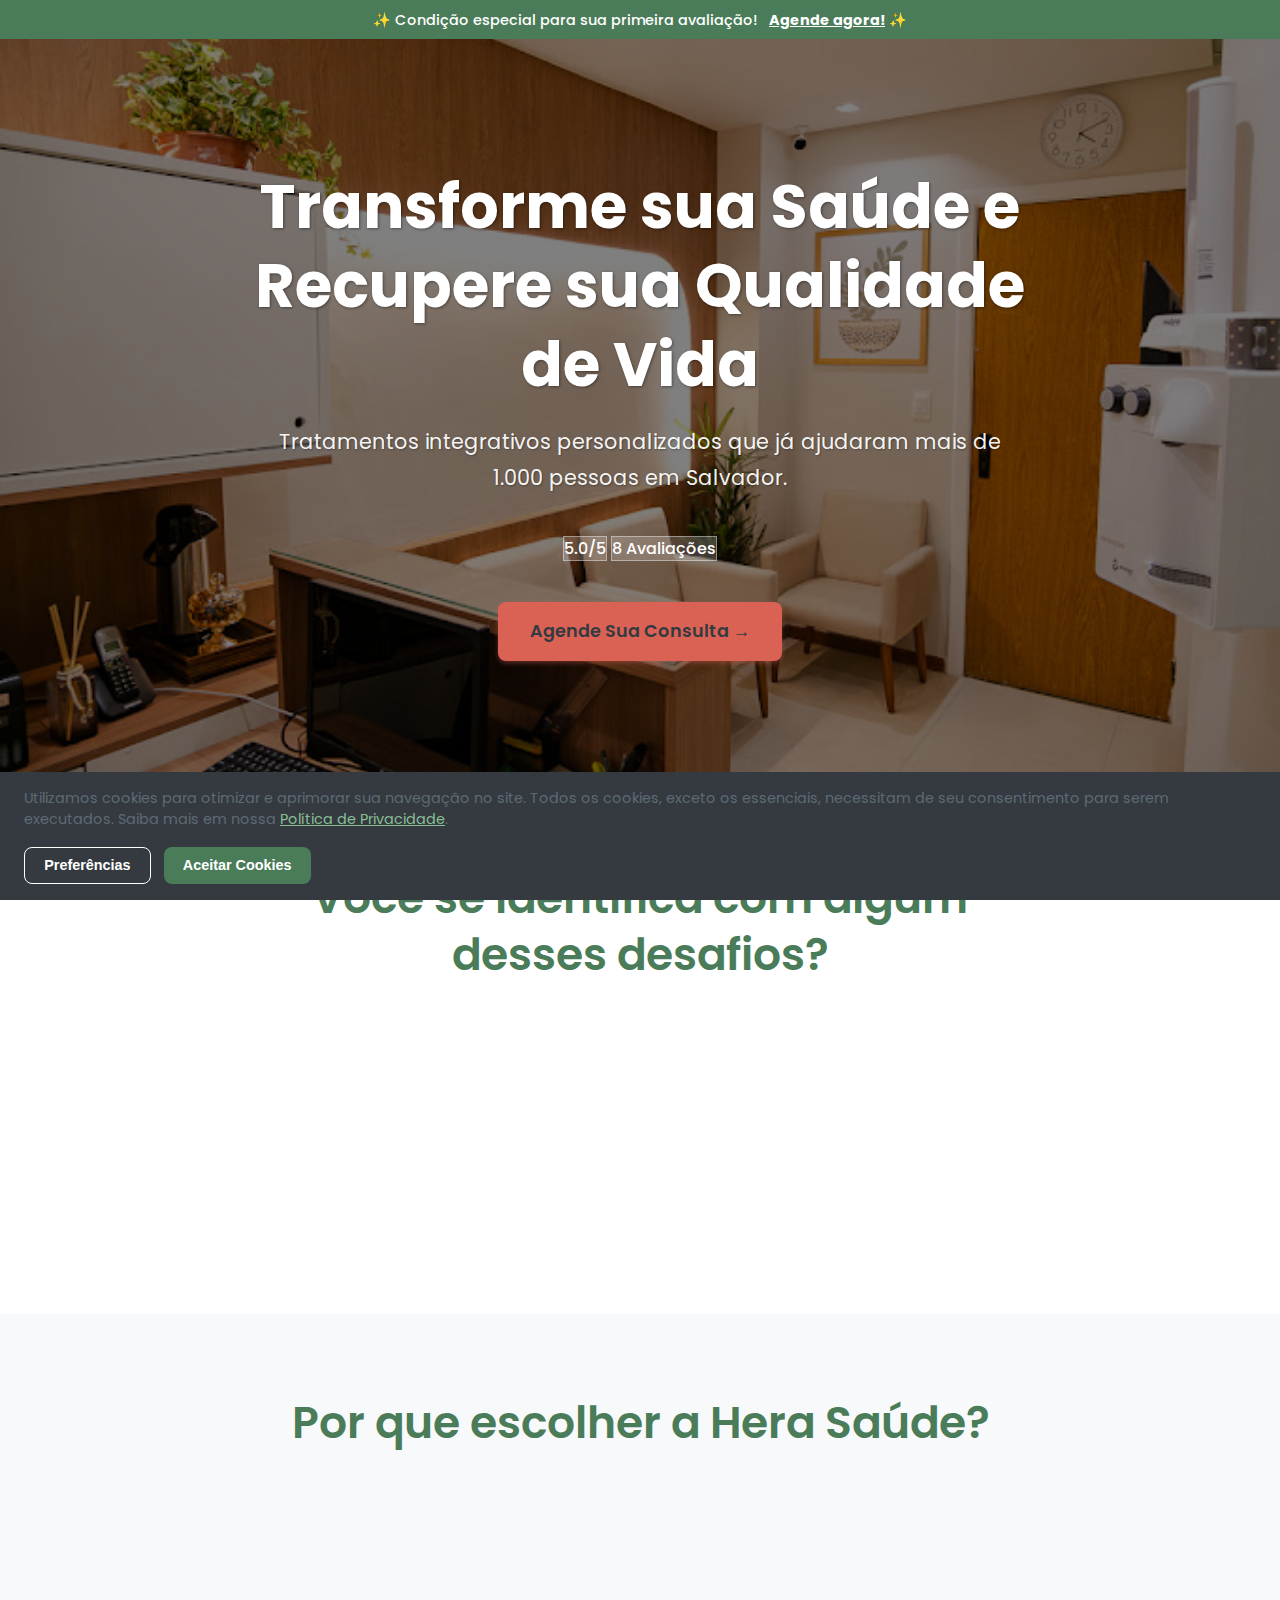
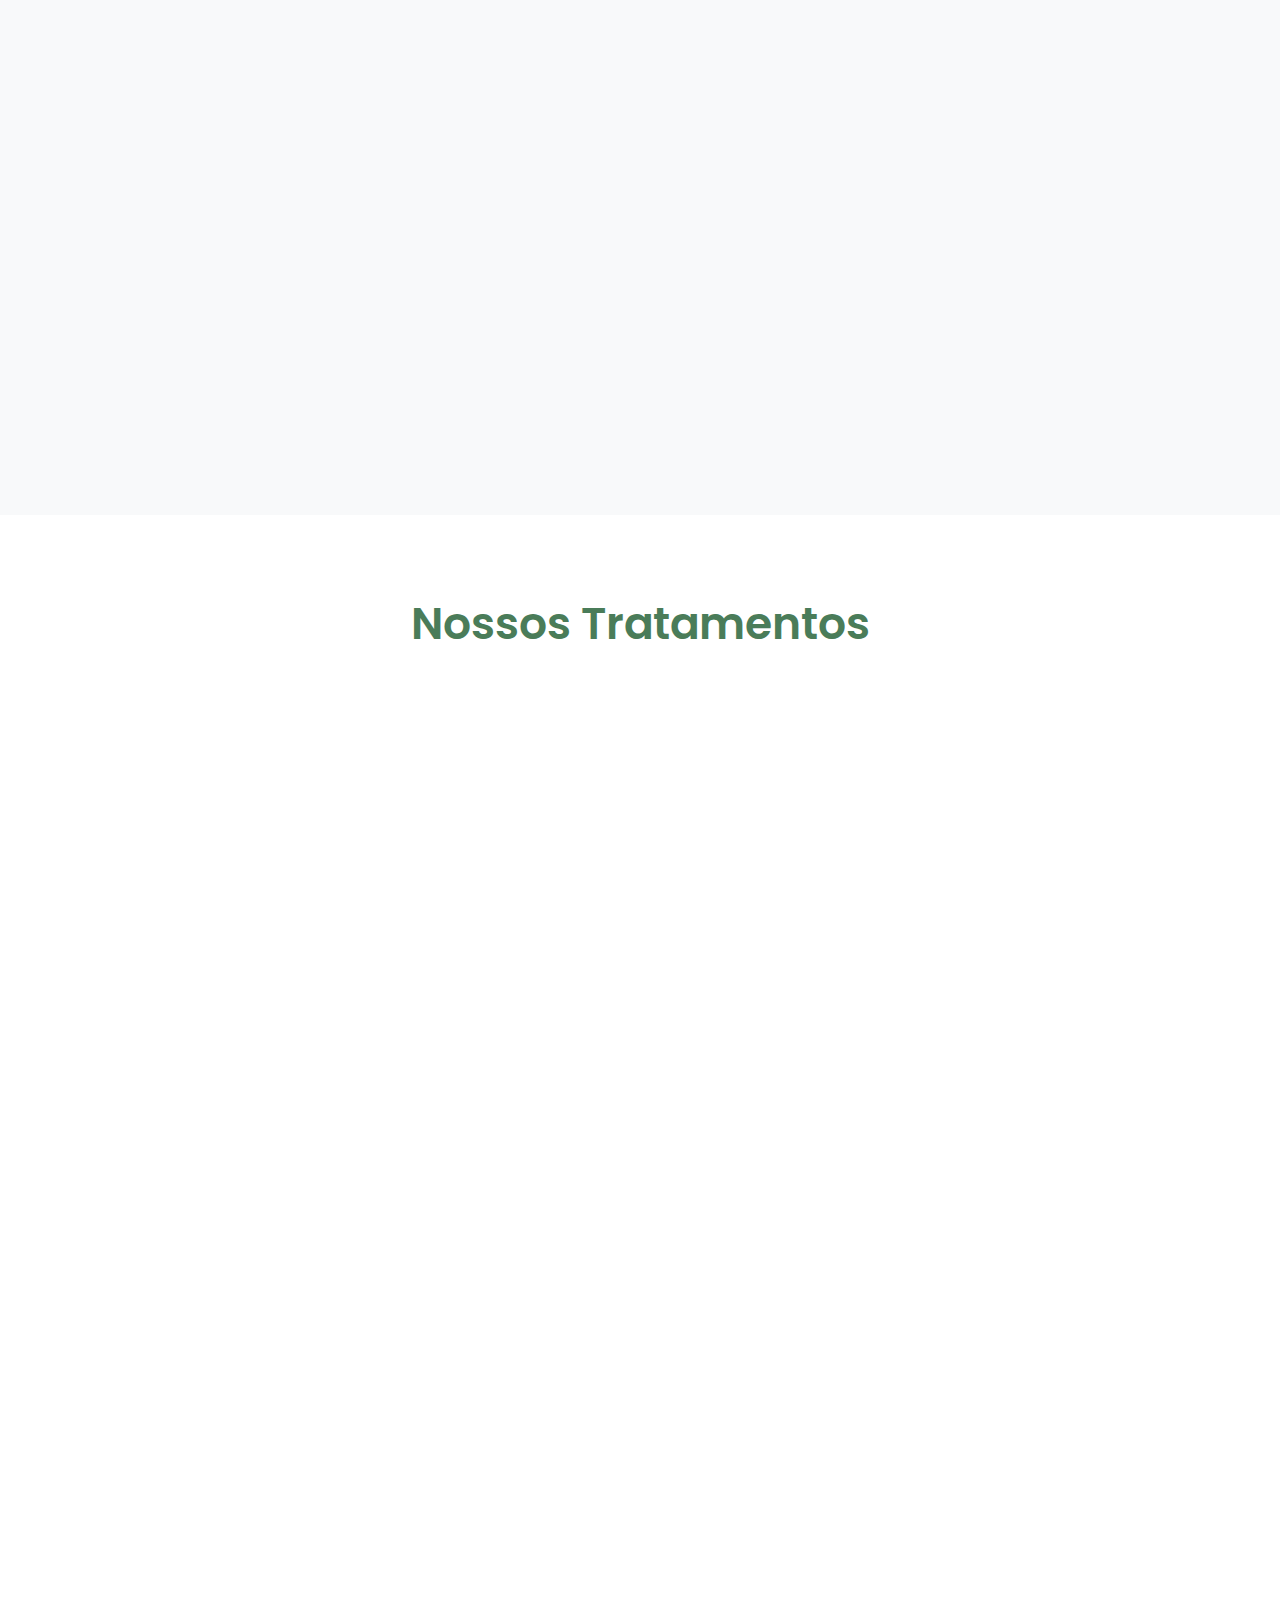
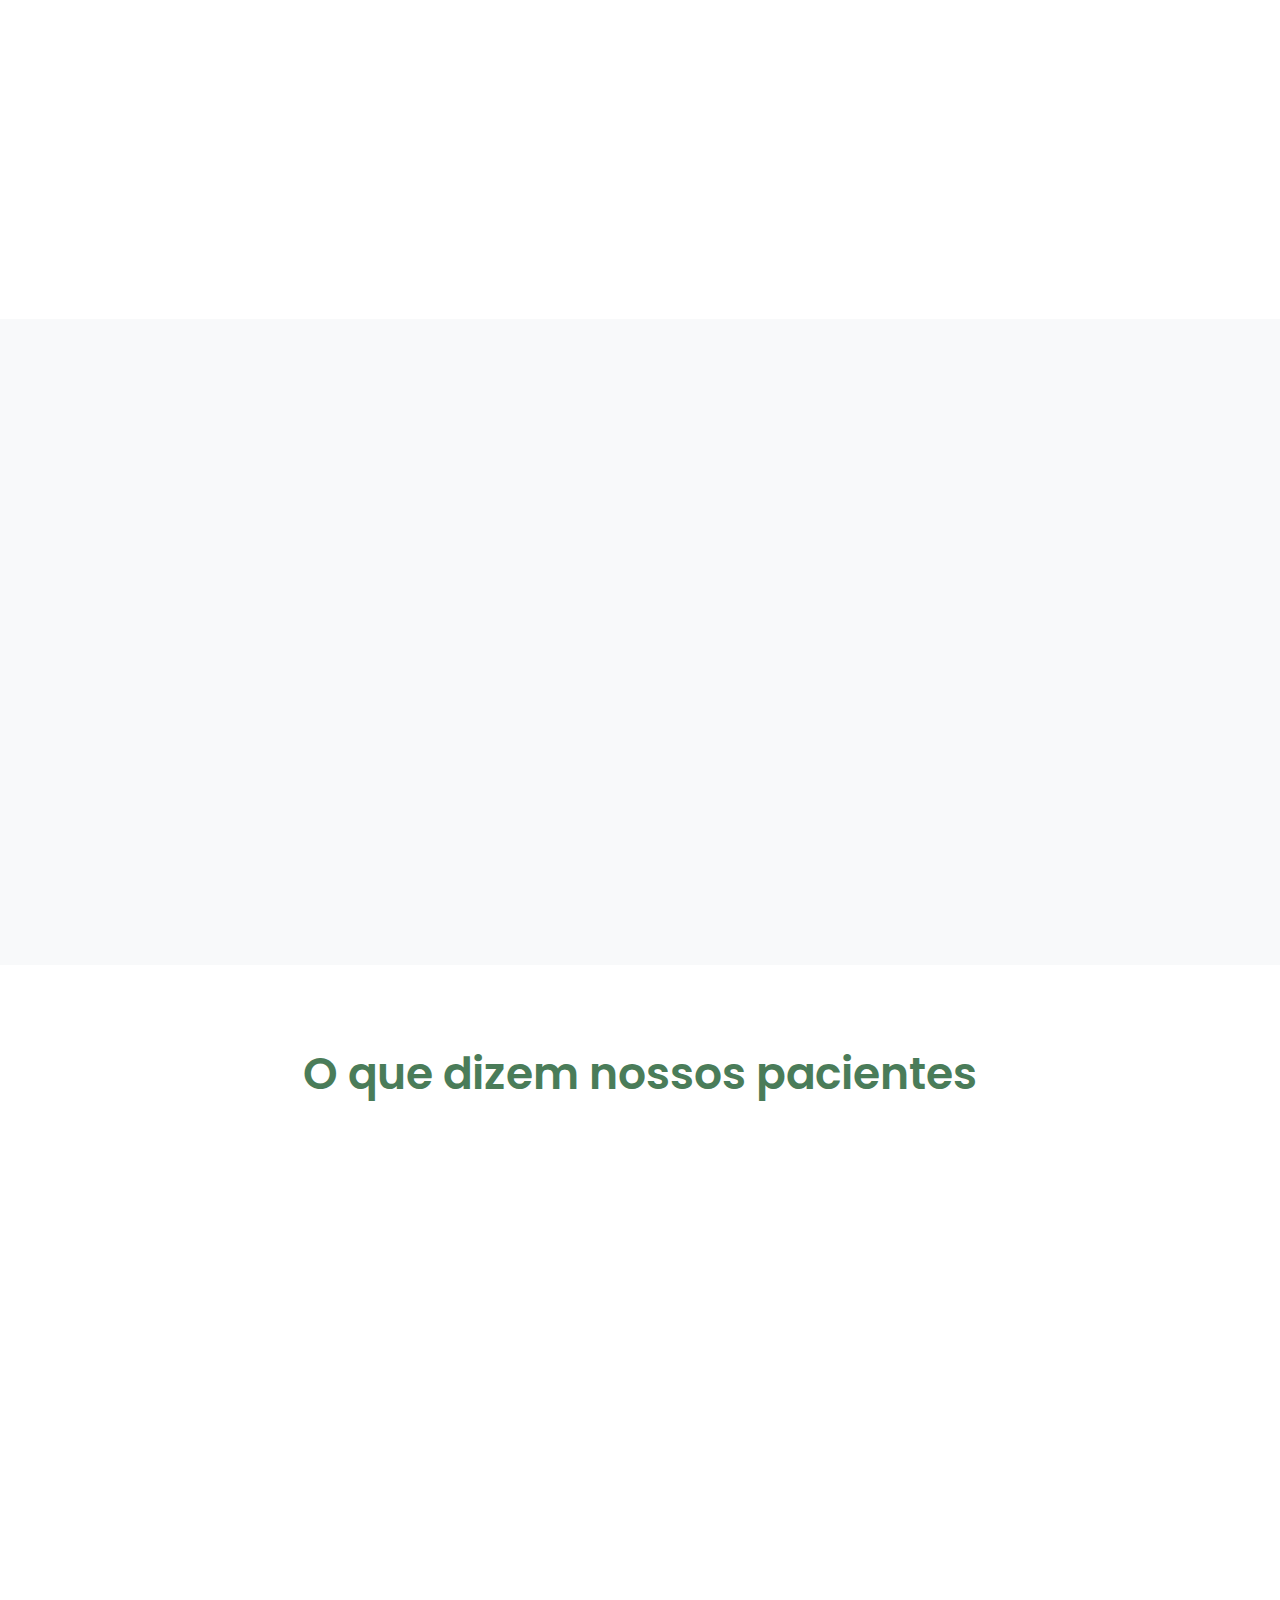
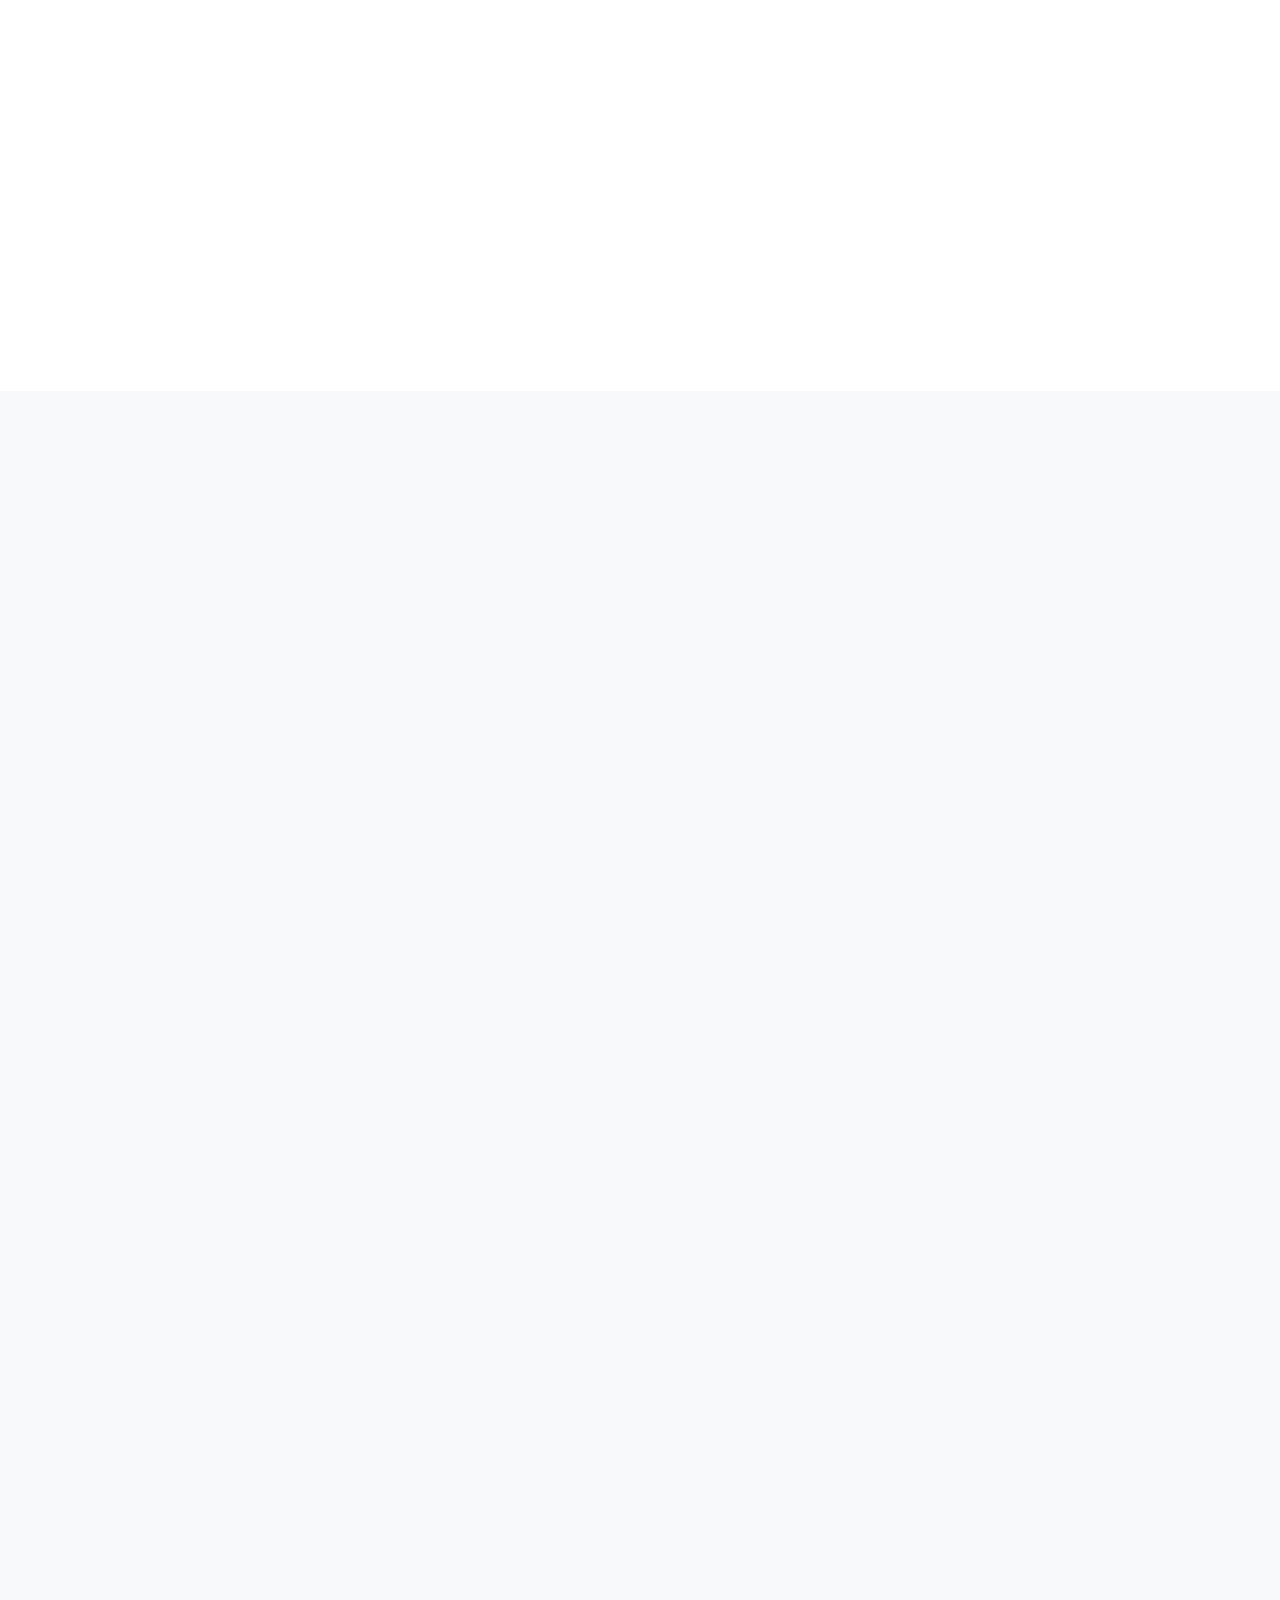
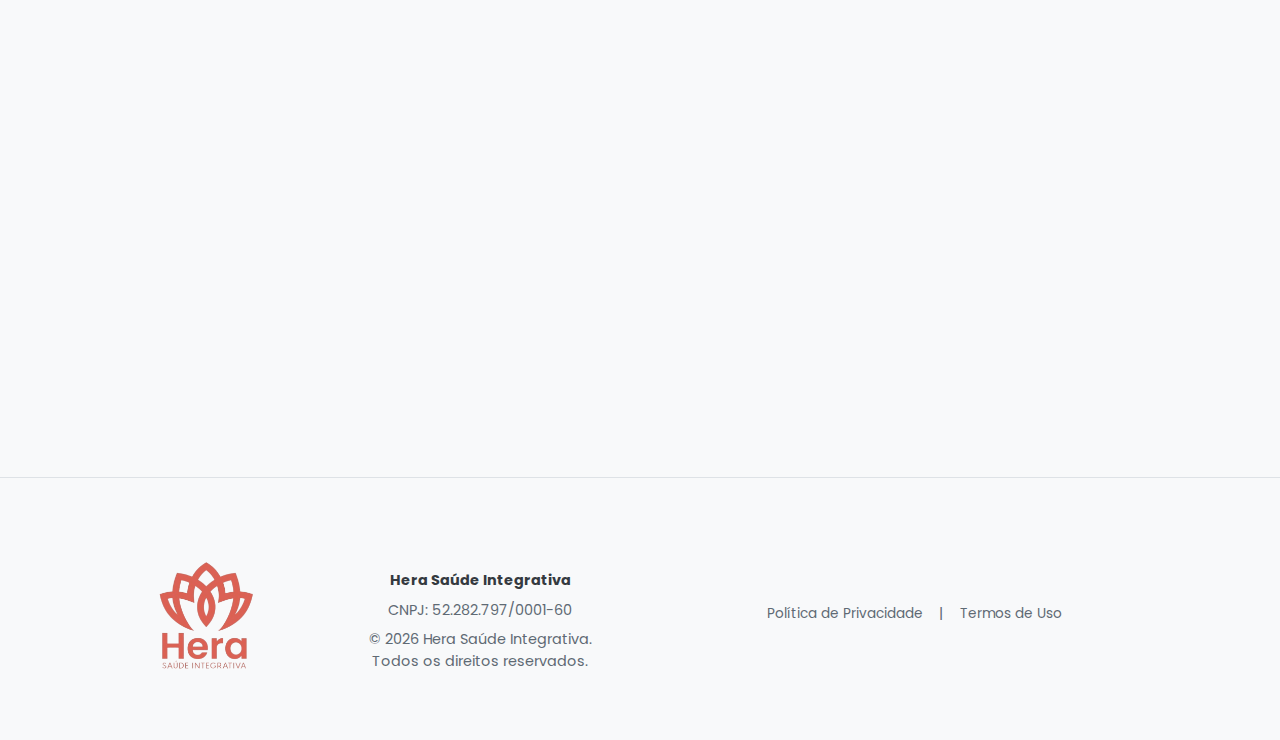
<file: index.html>
<!DOCTYPE html>
<html lang="pt-BR">
<head>
    <meta charset="UTF-8">
    <meta name="viewport" content="width=device-width, initial-scale=1.0">
    <meta name="description" content="Hera Saúde Integrativa em Salvador - Tratamentos integrativos personalizados, equipe qualificada e ambiente acolhedor. Acupuntura, fertilidade, fisioterapia e mais.">
    <title>Hera Saúde Integrativa - Transforme sua Saúde em Salvador</title>

    <link rel="preconnect" href="https://fonts.googleapis.com">
    <link rel="preconnect" href="https://fonts.gstatic.com" crossorigin>
    <link href="https://fonts.googleapis.com/css2?family=Poppins:wght@300;400;600;700&display=swap" rel="stylesheet">

    <link rel="stylesheet" href="style.css">

    <link rel="stylesheet" href="https://cdnjs.cloudflare.com/ajax/libs/font-awesome/6.5.2/css/all.min.css" integrity="sha512-SnH5WK+bZxgPHs44uWIX+LLJAJ9/2PkPKZ5QiAj6Ta86w+fsb2TkcmfRyVX3pBnMFcV7oQPJkl9QevSCWr3W6A==" crossorigin="anonymous" referrerpolicy="no-referrer" />

    <link href="https://unpkg.com/aos@2.3.1/dist/aos.css" rel="stylesheet">

    <link rel="apple-touch-icon" sizes="180x180" href="images/apple-touch-icon.png">
    <link rel="icon" type="image/png" sizes="32x32" href="images/favicon-32x32.png">
    <link rel="icon" type="image/png" sizes="16x16" href="images/favicon-16x16.png">
    <link rel="manifest" href="images/site.webmanifest">
    <link rel="shortcut icon" href="images/favicon.ico">
    <meta name="msapplication-TileColor" content="#ffffff">
    <meta name="theme-color" content="#ffffff">

    <meta property="og:title" content="Hera Saúde Integrativa - Transforme sua Saúde em Salvador">
    <meta property="og:description" content="Tratamentos integrativos personalizados para sua saúde e qualidade de vida.">
    <meta property="og:image" content="URL_COMPLETA_DA_IMAGEM_PRINCIPAL_PARA_COMPARTILHAMENTO"> <meta property="og:url" content="URL_COMPLETA_DA_SUA_LANDING_PAGE"> <meta property="og:type" content="website">
    <meta property="og:locale" content="pt_BR">
    <meta name="twitter:card" content="summary_large_image">
    <meta name="twitter:title" content="Hera Saúde Integrativa - Transforme sua Saúde em Salvador">
    <meta name="twitter:description" content="Tratamentos integrativos personalizados para sua saúde e qualidade de vida.">
    <meta name="twitter:image" content="URL_COMPLETA_DA_IMAGEM_PRINCIPAL_PARA_COMPARTILHAMENTO"> <script type="application/ld+json">
    {
      "@context": "https://schema.org",
      "@type": "MedicalBusiness",
      "name": "Hera Saúde Integrativa",
      "address": { "@type": "PostalAddress", "streetAddress": "Av. Antônio Carlos Magalhães, 846 - Sala 134 - 1º andar, Ed. Max Center", "addressLocality": "Salvador", "addressRegion": "BA", "postalCode": "41825-900", "addressCountry": "BR" },
      "telephone": "+557181718569",
      "email": "herasaudeintegrativa@gmail.com",
      "url": "URL_DO_SEU_SITE", /* TODO: ADICIONAR URL REAL */
      "image": "images/image_3aa058.jpg", /* TODO: Usar imagem representativa */
      "logo": "images/logo-hera-saude.png",
      "aggregateRating": { "@type": "AggregateRating", "ratingValue": "5.0", "reviewCount": "8" }
      /* TODO: Adicionar horário de funcionamento (openingHoursSpecification) se possível */
    }
    </script>

</head>
<body>

    <div class="promo-bar">
        <div class="container promo-bar__container">
            <p class="promo-bar__text">✨ Condição especial para sua primeira avaliação! <a href="#form-contato">Agende agora!</a> ✨</p>
        </div>
    </div>

    <main role="main">

        <section class="landing-page__hero">
            <div class="container hero__container">
                <h1>Transforme sua Saúde e Recupere sua Qualidade de Vida</h1>
                <p class="hero__subtitle">Tratamentos integrativos personalizados que já ajudaram mais de 1.000 pessoas em Salvador.</p>
                <div class="hero__badges">
                    <span class="badge badge--google"><i class="fab fa-google"></i> 5.0/5</span>
                    <span class="badge badge--reviews"><i class="fas fa-star"></i> 8 Avaliações</span>
                </div>
                <a href="#form-contato" class="hero__cta button button--primary">Agende Sua Consulta &rarr;</a>
            </div>
        </section>

        <section class="landing-page__problem">
            <div class="container problem__container">
                <h2>Você se identifica com algum desses desafios?</h2>
                <ul class="problem__list">
                    <li class="problem__item" data-aos="fade-left"> <i class="fas fa-notes-medical problem__icon"></i> <span>Dores crônicas que não respondem a tratamentos convencionais</span> </li>
                    <li class="problem__item" data-aos="fade-left" data-aos-delay="100"> <i class="fas fa-brain problem__icon"></i> <span>Estresse e ansiedade afetando sua qualidade de vida</span> </li>
                    <li class="problem__item" data-aos="fade-left" data-aos-delay="200"> <i class="fas fa-seedling problem__icon"></i> <span>Dificuldades com fertilidade</span> </li>
                    <li class="problem__item" data-aos="fade-left" data-aos-delay="300"> <i class="fas fa-user problem__icon"></i> <span>Problemas posturais e tensão muscular</span> </li>
                </ul>
            </div>
        </section>

        <section class="landing-page__benefits">
            <div class="container benefits__container">
                <h2>Por que escolher a Hera Saúde?</h2>
                <div class="benefits__grid">
                    <article class="benefit-card" data-aos="fade-up"> <i class="fas fa-user-check benefit-card__icon"></i> <h3 class="benefit-card__title">Atendimento Personalizado</h3> <p class="benefit-card__description">Receba um plano de tratamento 100% focado nas suas necessidades únicas.</p> </article>
                    <article class="benefit-card" data-aos="fade-up" data-aos-delay="100"> <i class="fas fa-yin-yang benefit-card__icon"></i> <h3 class="benefit-card__title">Abordagem Integrativa</h3> <p class="benefit-card__description">Tratamos a causa real do problema, não só o sintoma, combinando o melhor de diferentes técnicas.</p> </article>
                    <article class="benefit-card" data-aos="fade-up" data-aos-delay="200"> <i class="fas fa-certificate benefit-card__icon"></i> <h3 class="benefit-card__title">Profissionais Qualificadas</h3> <p class="benefit-card__description">Sinta-se seguro(a) com nossa equipe experiente e dedicada ao seu bem-estar.</p> </article>
                    <article class="benefit-card" data-aos="fade-up" data-aos-delay="300"> <i class="fas fa-couch benefit-card__icon"></i> <h3 class="benefit-card__title">Ambiente Acolhedor</h3> <p class="benefit-card__description">Relaxe e recupere-se em um espaço pensado para seu conforto e tranquilidade.</p> </article>
                </div>
            </div>
        </section>

        <section class="landing-page__services">
            <div class="container services__container">
                <h2>Nossos Tratamentos</h2>
                <div class="services__grid">
                    <article class="service-card" data-aos="fade-up"> <i class="fas fa-spa service-card__icon"></i> <h3 class="service-card__title">Acupuntura</h3> <p class="service-card__description">Técnica milenar para alívio da dor, equilíbrio energético e bem-estar geral.</p> </article>
                    <article class="service-card" data-aos="fade-up" data-aos-delay="100"> <i class="fas fa-seedling service-card__icon"></i> <h3 class="service-card__title">Fertilidade Integrativa</h3> <p class="service-card__description">Suporte completo e natural para casais que buscam realizar o sonho da gestação.</p> </article>
                    <article class="service-card" data-aos="fade-up" data-aos-delay="200"> <i class="fas fa-dumbbell service-card__icon"></i> <h3 class="service-card__title">Fisioterapia</h3> <p class="service-card__description">Reabilitação de lesões, correção postural e melhora da mobilidade com técnicas eficazes.</p> </article>
                    <article class="service-card" data-aos="fade-up" data-aos-delay="300"> <i class="fas fa-hand-sparkles service-card__icon"></i> <h3 class="service-card__title">Drenagem Linfática</h3> <p class="service-card__description">Técnica especializada para redução de inchaço, eliminação de toxinas e relaxamento.</p> </article>
                    <article class="service-card" data-aos="fade-up" data-aos-delay="400"> <i class="fas fa-bone service-card__icon"></i> <h3 class="service-card__title">Osteopatia</h3> <p class="service-card__description">Técnica manual para reequilíbrio corporal e alívio de dores musculoesqueléticas em adultos e crianças.</p> </article>
                    <article class="service-card" data-aos="fade-up" data-aos-delay="500"> <i class="fas fa-gem service-card__icon"></i> <h3 class="service-card__title">Massagem com Pedras Quentes</h3> <p class="service-card__description">Relaxamento profundo e alívio de tensões musculares através do calor das pedras.</p> </article>
                    <article class="service-card" data-aos="fade-up" data-aos-delay="600"> <i class="fas fa-mug-hot service-card__icon"></i> <h3 class="service-card__title">Massagem Relaxante</h3> <p class="service-card__description">Momentos de tranquilidade e bem-estar para combater o estresse e renovar suas energias.</p> </article>
                    <article class="service-card" data-aos="fade-up" data-aos-delay="700"> <i class="fas fa-key service-card__icon"></i> <h3 class="service-card__title">Aluguel de Sala</h3> <p class="service-card__description">Espaço climatizado e equipado para profissionais de saúde. Consulte disponibilidade.</p> </article>
                    <article class="service-card" data-aos="fade-up" data-aos-delay="800"> <i class="fas fa-universal-access service-card__icon"></i> <h3 class="service-card__title">RPG (Reeducação Postural Global)</h3> <p class="service-card__description">Correção postural, alívio de dores na coluna e melhora da consciência corporal.</p> </article>
                    <article class="service-card" data-aos="fade-up" data-aos-delay="900"> <i class="fas fa-ellipsis-h service-card__icon"></i> <h3 class="service-card__title">Barras de Access</h3> <p class="service-card__description">Terapia energética para liberar limitações, reduzir estresse e promover clareza mental.</p> </article>
                    <article class="service-card" data-aos="fade-up" data-aos-delay="1000"> <i class="fas fa-person-dress service-card__icon"></i> <h3 class="service-card__title">Estética Corporal Avançada</h3> <p class="service-card__description">Protocolos personalizados para tratamento de gordura localizada, celulite e flacidez.</p> </article>
                </div>
            </div>
        </section>

        <section class="landing-page__professionals" data-aos="fade-up">
            <div class="container professionals__container">
                <h2>Nossas Especialistas</h2>
                <div class="professionals__grid">
                    <article class="professional-card" data-aos="fade-up"> <div class="professional-card__inner"> <div class="professional-card__image-wrapper"> <img src="images/giuliane-borges.jpg" alt="Foto de Giuliane Borges" class="professional-card__img"> </div> <div class="professional-card__info"> <h3 class="professional-card__name">Giuliane Borges</h3> <p class="professional-card__title">Fisioterapeuta | Acupunturista | Esp. Fertilidade Integrativa</p> <div class="professional-card__extra"> </div> </div> </div> </article>
                    <article class="professional-card" data-aos="fade-up" data-aos-delay="100"> <div class="professional-card__inner"> <div class="professional-card__image-wrapper"> <img src="images/ana-katharyna.jpg" alt="Foto de Ana Katharyna" class="professional-card__img"> </div> <div class="professional-card__info"> <h3 class="professional-card__name">Ana Katharyna</h3> <p class="professional-card__title">Massoterapeuta | Esp. Drenagem Linfática e Terapias Manuais</p> <div class="professional-card__extra"> </div> </div> </div> </article>
                    <article class="professional-card" data-aos="fade-up" data-aos-delay="200"> <div class="professional-card__inner"> <div class="professional-card__image-wrapper"> <img src="images/monique-melo.jpg" alt="Foto de Monique Melo" class="professional-card__img"> </div> <div class="professional-card__info"> <h3 class="professional-card__name">Monique Melo</h3> <p class="professional-card__title">Osteopatia Adulto e Pediátrica | RPG | Barras de Access</p> <div class="professional-card__extra"> </div> </div> </div> </article>
                    <article class="professional-card" data-aos="fade-up" data-aos-delay="300"> <div class="professional-card__inner"> <div class="professional-card__image-wrapper"> <img src="images/leticia-vasconcelos.jpg" alt="Foto de Letícia Vasconcelos" class="professional-card__img"> </div> <div class="professional-card__info"> <h3 class="professional-card__name">Letícia Vasconcelos</h3> <p class="professional-card__title">Esteticista | Esp. Gordura Localizada, Celulite e Flacidez</p> <div class="professional-card__extra"> </div> </div> </div> </article>
                </div>
            </div>
        </section>

        <section class="landing-page__social-proof">
            <div class="container social-proof__container">
                <h2>O que dizem nossos pacientes</h2>
                <div class="social-proof__testimonials">
                    <article class="testimonial-card" data-aos="fade-up"> <div class="testimonial-card__rating">★★★★★</div> <blockquote><p>"Excelente clínica!!! Profissionais altamente qualificadas, atendimento acolhedor e personalizado. Recomendo para quem busca alívio de dores e relaxamento com técnicas eficientes. Ambiente tranquilo e resultados incríveis!"</p></blockquote> <figcaption class="testimonial-card__author"> <span class="testimonial-card__initials">G</span> <cite>Gabriel Santos</cite> <span class="testimonial-card__time">6 meses atrás</span> </figcaption> </article>
                    <article class="testimonial-card" data-aos="fade-up" data-aos-delay="100"> <div class="testimonial-card__rating">★★★★★</div> <blockquote><p>"Fui atendida em sessões de acupuntura com a profissional Giuliane Borges e tive excelentes resultados, em relação à dor e ansiedade. Recomendo de olhos fechados!"</p></blockquote> <figcaption class="testimonial-card__author"> <span class="testimonial-card__initials">T</span> <cite>Thereza Neves</cite> <span class="testimonial-card__time">6 meses atrás</span> </figcaption> </article>
                    <article class="testimonial-card" data-aos="fade-up" data-aos-delay="200"> <div class="testimonial-card__rating">★★★★★</div> <blockquote><p>"Ambiente aconchegante, com profissionais altamente capacitadas. Sou pct da dra. Giuliane e adoro seu trabalho com suas agulhinhas mágicas!"</p></blockquote> <figcaption class="testimonial-card__author"> <span class="testimonial-card__initials">M</span> <cite>Monique Melo</cite> <span class="testimonial-card__time">6 meses atrás</span> </figcaption> </article>
                    <article class="testimonial-card" data-aos="fade-up" data-aos-delay="300"> <div class="testimonial-card__rating">★★★★★</div> <blockquote><p>"Clínica linda, acolhedora com profissionais excelentes. Faço sempre acupuntura e drenagem com giule. Ela é maravilhosa. Super indico."</p></blockquote> <figcaption class="testimonial-card__author"> <span class="testimonial-card__initials">L</span> <cite>Lheilac Borges</cite> <span class="testimonial-card__time">6 meses atrás</span> </figcaption> </article>
                </div>
            </div>
        </section>

        <section id="form-contato" class="landing-page__final-cta">
            <div class="container final-cta__container">
                <div class="final-cta__offer" data-aos="fade-right">
                    <h2>Pré-Agendamento Rápido</h2>
                    <div class="final-cta__intro-text">
                        <p>Olá! Que bom ter você por aqui na Hera Saúde Integrativa 🌿</p>
                        <p>Para agilizar seu atendimento, que tal fazer um <strong>pré-agendamento</strong> agora mesmo? Preencha os campos abaixo e, assim, uma de nossas atendentes já terá suas informações para entrar em contato, confirmar todos os detalhes com calma e encontrar o melhor horário para você.</p>
                        <p>Vamos lá? Só preciso de algumas informações rapidinho 😊</p>
                    </div>
                </div>
                <div class="final-cta__form-wrapper" data-aos="fade-left">
                    <form action="" method="POST" class="final-cta__form" novalidate>
                        <div class="form-group"> <label for="nome">1. Qual seu nome completo?</label> <input type="text" id="nome" name="nome" required> <span class="form-error-message" id="nome-error"></span> </div>
                        <div class="form-group"> <label for="telefone">2. Qual o melhor número para falarmos? (WhatsApp pref.)</label> <input type="tel" id="telefone" name="telefone" required placeholder="(XX) XXXXX-XXXX"> <span class="form-error-message" id="telefone-error"></span> </div>
                        <div class="form-group">
                            <label for="servico">3. Qual serviço ou tratamento você tem interesse?</label>
                            <select id="servico" name="servico" required>
                                <option value="" disabled selected>-- Selecione o serviço --</option>
                                <option value="Acupuntura">Acupuntura</option>
                                <option value="Fertilidade Integrativa">Fertilidade Integrativa</option>
                                <option value="Fisioterapia">Fisioterapia</option>
                                <option value="Drenagem Linfática">Drenagem Linfática</option>
                                <option value="Osteopatia">Osteopatia</option>
                                <option value="Massagem com Pedras Quentes">Massagem com Pedras Quentes</option>
                                <option value="Massagem Relaxante">Massagem Relaxante</option>
                                <option value="Aluguel de Sala">Aluguel de Sala</option>
                                <option value="RPG">RPG</option>
                                <option value="Barras de Access">Barras de Access</option>
                                <option value="Estética Corporal Avançada">Estética Corporal Avançada</option>
                                <option value="Outro/Não sei">Outro / Não sei ainda</option>
                            </select>
                            <span class="form-error-message" id="servico-error"></span>
                        </div>
                        <div class="form-group"> <label for="dia-horario">4. Qual o melhor dia e horário para seu atendimento? (Opcional)</label> <textarea id="dia-horario" name="dia-horario" rows="2" placeholder="Ex: Segundas à tarde, Finais de semana, Qualquer horário..."></textarea> </div>
                        <div class="form-group"> <label for="mensagem">5. Quer deixar alguma mensagem adicional? (Opcional)</label> <textarea id="mensagem" name="mensagem" rows="3"></textarea> </div>
                        <p class="form-disclaimer">*Ao clicar, seus dados serão enviados via WhatsApp para nossa equipe finalizar o agendamento.</p>
                        <button type="submit" class="final-cta__button button button--primary">Fazer Pré-Agendamento via WhatsApp</button>
                    </form>
                </div>
            </div>
        </section>

        <section class="landing-page__faq" data-aos="fade-up">
            <div class="container faq__container">
                <h2>Perguntas Frequentes</h2>
                <dl class="faq__list">
                    <div class="faq__item">
                        <dt class="faq__question">Quais tratamentos a Hera Saúde oferece?</dt>
                        <dd class="faq__answer">Nossos principais tratamentos incluem Acupuntura, Fertilidade Integrativa, Fisioterapia, Osteopatia (Adulto e Pediátrica), Drenagem Linfática, RPG (Reeducação Postural Global), Barras de Access, Estética Corporal Avançada (gordura localizada, celulite, flacidez), Massagem com Pedras Quentes e Massagem Relaxante. Também oferecemos Aluguel de Sala para profissionais. Todos os serviços seguem nossa abordagem personalizada e focada no bem-estar completo.</dd>
                    </div>
                    <div class="faq__item">
                        <dt class="faq__question">Preciso de indicação médica?</dt>
                        <dd class="faq__answer">Para a maioria dos nossos tratamentos, como Acupuntura e Drenagem Linfática, não é necessária indicação médica. Para Fisioterapia, alguns planos de saúde podem exigir. Entre em contato para avaliarmos seu caso.</dd>
                    </div>
                    <div class="faq__item">
                        <dt class="faq__question">A clínica aceita convênios/planos de saúde?</dt>
                        <dd class="faq__answer">No momento, atendemos principalmente particular para garantir a personalização e tempo adequado para cada paciente. No entanto, fornecemos recibo para que você possa solicitar reembolso ao seu plano de saúde, se aplicável. Consulte as condições.</dd>
                    </div>
                    <div class="faq__item">
                        <dt class="faq__question">Como funciona a primeira avaliação?</dt>
                        <dd class="faq__answer">A primeira avaliação é uma conversa detalhada para entendermos suas necessidades, histórico de saúde e objetivos. A partir disso, criamos um plano de tratamento individualizado. Temos uma condição especial para esta primeira consulta, agende para saber mais!</dd>
                    </div>
                </dl>
            </div>
        </section>

    </main>

    <footer class="landing-page__footer" role="contentinfo">
         <div class="container footer__container">
            <div class="footer__branding">
                 <div class="footer__logo"> <img src="images/logo-hera-saude.png" alt="Logo Hera Saúde Integrativa"> </div>
                 <div class="footer__social"> <a href="https://www.instagram.com/saude.hera/" target="_blank" aria-label="Instagram Hera Saúde"><i class="fab fa-instagram"></i></a> <a href="https://wa.me/5571981718569" target="_blank" aria-label="WhatsApp Hera Saúde"><i class="fab fa-whatsapp"></i></a> </div>
            </div>
            <div class="footer__company-info">
                 <p><strong>Hera Saúde Integrativa</strong></p>
                 <p>CNPJ: 52.282.797/0001-60</p>
                 <p>&copy; <span id="current-year">2025</span> Hera Saúde Integrativa. <br>Todos os direitos reservados.</p>
            </div>
            <nav class="footer__links" aria-label="Links Úteis"> <a href="politica-privacidade.html">Política de Privacidade</a> | <a href="termos-uso.html">Termos de Uso</a> </nav>
         </div>
    </footer>

    <a href="https://wa.me/5571981718569?text=Ol%C3%A1!%20Gostaria%20de%20informa%C3%A7%C3%B5es%20sobre%20os%20tratamentos%20ou%20como%20agendar%20uma%20consulta%20na%20Hera%20Sa%C3%BAde%20Integrativa." class="whatsapp-float" target="_blank" aria-label="Fale Conosco pelo WhatsApp">
        <i class="fab fa-whatsapp"></i>
    </a>

    <a href="#" class="back-to-top" aria-label="Voltar ao Topo">
        <i class="fas fa-arrow-up"></i>
    </a>

    <div id="cookie-consent-banner" class="cookie-banner">
        <p class="cookie-banner__text">
            Utilizamos cookies para otimizar e aprimorar sua navegação no site. Todos os cookies, exceto os essenciais, necessitam de seu consentimento para serem executados. Saiba mais em nossa <a href="politica-privacidade.html" target="_blank">Política de Privacidade</a>.
        </p>
        <div class="cookie-banner__actions">
            <button id="cookie-prefs-btn" class="button button--secondary-cookie">Preferências</button>
            <button id="cookie-accept-btn" class="button button--primary-cookie">Aceitar Cookies</button>
        </div>
    </div>
    <script src="scripts/main.js"></script>
    <script src="https://unpkg.com/aos@2.3.1/dist/aos.js"></script>
    <script> AOS.init({ duration: 800, once: true }); </script>

    <script>
        document.addEventListener('DOMContentLoaded', function() {
            const banner = document.getElementById('cookie-consent-banner');
            const acceptBtn = document.getElementById('cookie-accept-btn');
            const prefsBtn = document.getElementById('cookie-prefs-btn');

            // Verifica se o consentimento já foi dado antes
            if (!localStorage.getItem('cookieConsentGiven')) {
                banner.style.display = 'flex'; // Mostra o banner
            }

            // Quando o botão Aceitar é clicado
            acceptBtn.addEventListener('click', function() {
                banner.style.display = 'none'; // Esconde o banner
                localStorage.setItem('cookieConsentGiven', 'true'); // Grava consentimento
                // Idealmente, inicializar scripts dependentes aqui
            });

            // Quando o botão Preferências é clicado
            prefsBtn.addEventListener('click', function() {
                alert('A funcionalidade de preferências de cookies ainda não está implementada nesta versão básica.');
                // Numa versão completa, abriria um modal
            });
        });
    </script>
    </body>
</html>
</file>
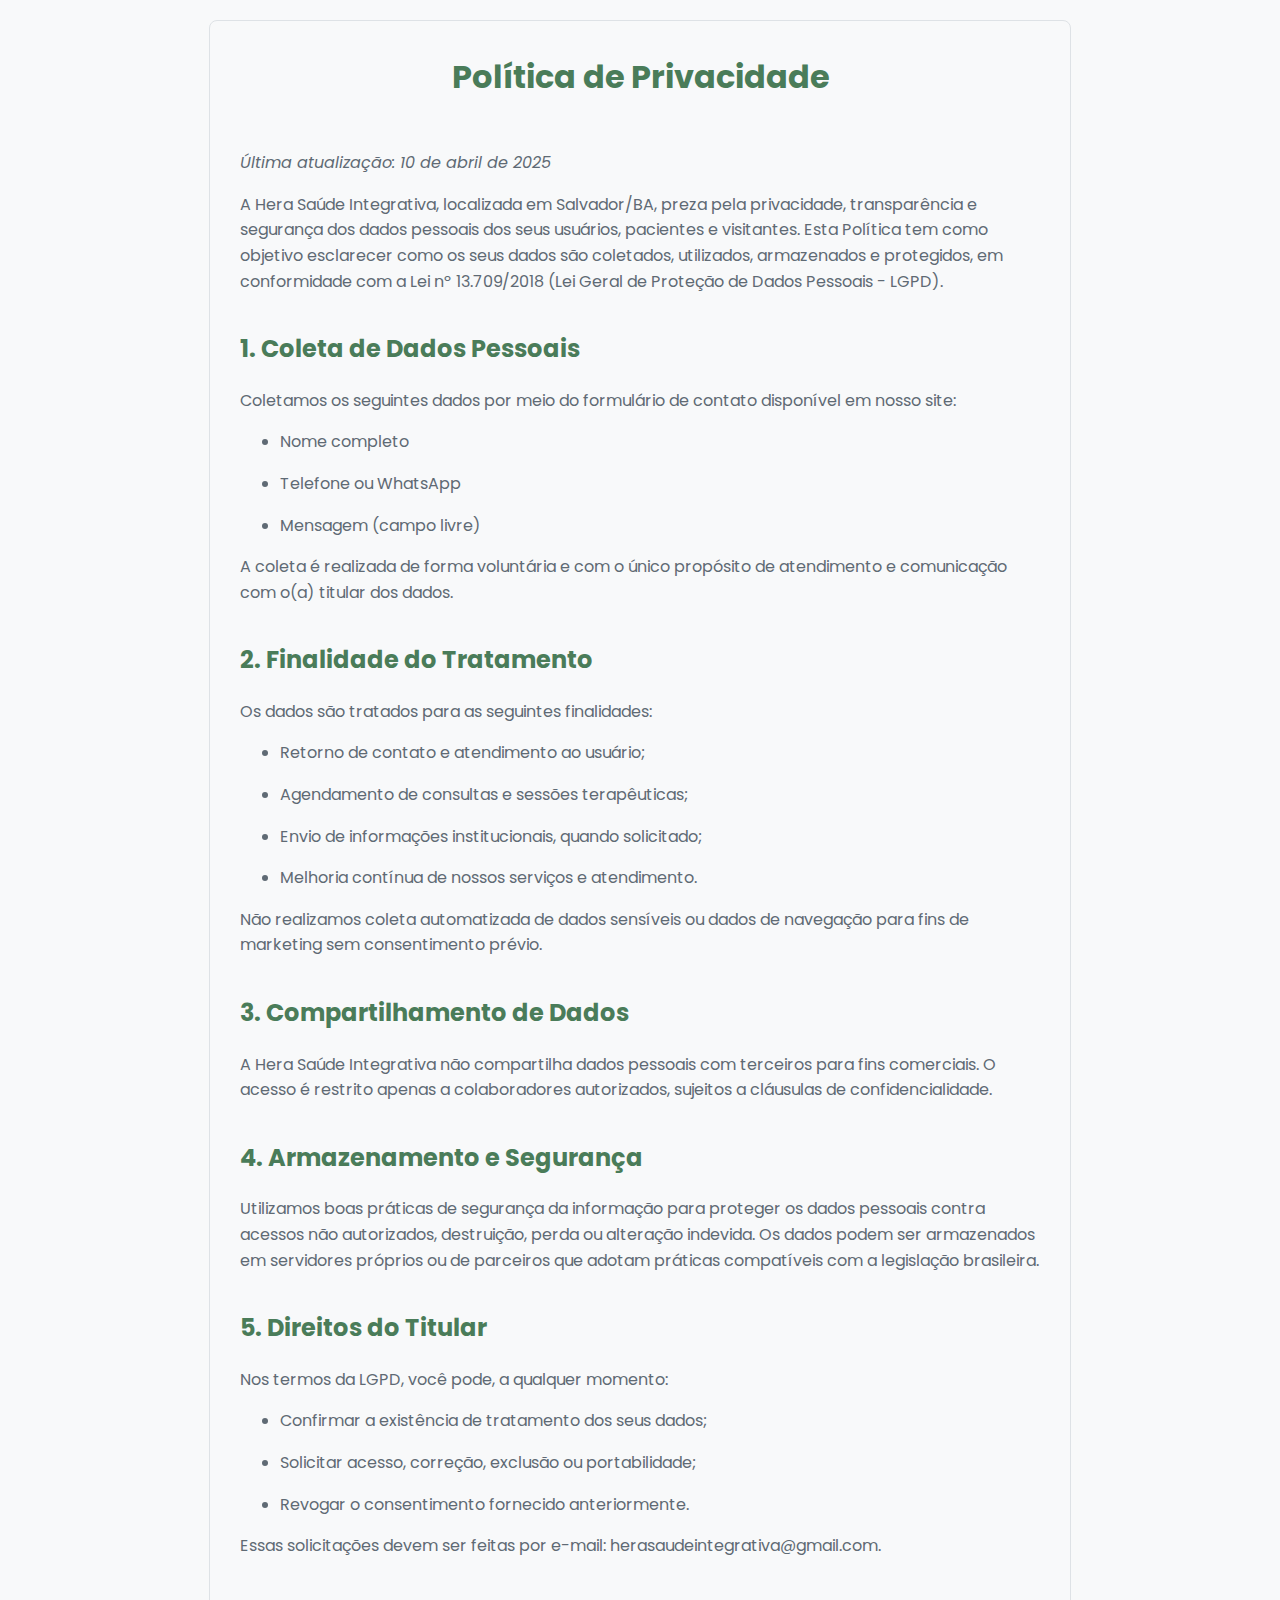
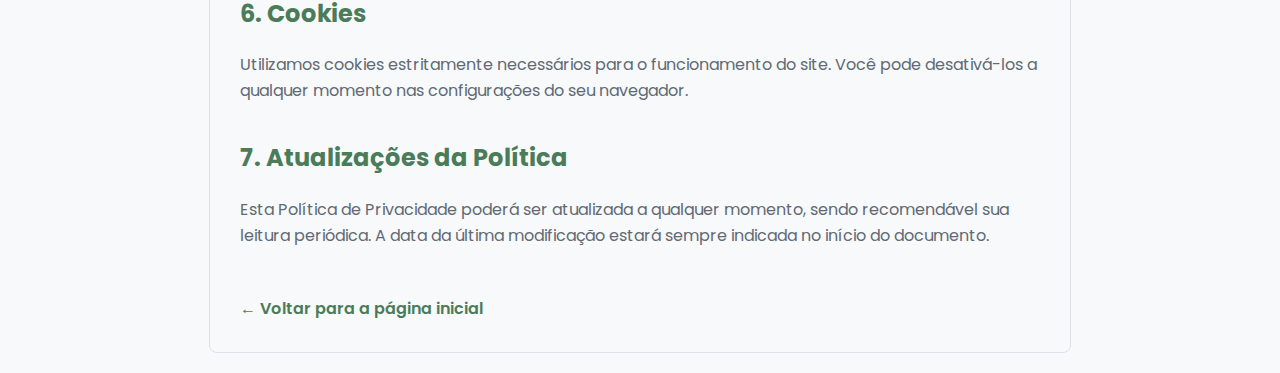
<file: politica-privacidade.html>
<!DOCTYPE html>
<html lang="pt-BR">
<head>
    <meta charset="UTF-8">
    <meta name="viewport" content="width=device-width, initial-scale=1.0">
    <title>Política de Privacidade - Hera Saúde Integrativa</title>
    <style>
        body { font-family: 'Poppins', sans-serif; line-height: 1.6; color: #343A40; padding: 30px; max-width: 800px; margin: 20px auto; background-color: #F8F9FA; border: 1px solid #DEE2E6; border-radius: 8px; }
        h1, h2 { color: #4A7C59; margin-top: 1.5em; margin-bottom: 0.8em; }
        h1 { text-align: center; margin-top: 0; margin-bottom: 1.5em; }
        p, li { color: #5f6a74; margin-bottom: 1em; }
        ul { padding-left: 20px; list-style: disc; margin-left: 20px; } /* Adicionado margin-left */
        a { color: #4A7C59; text-decoration: none; }
        a:hover { text-decoration: underline; }
        .voltar-link { display: inline-block; margin-top: 2em; font-weight: 600; }
    </style>
    <link rel="preconnect" href="https://fonts.googleapis.com">
    <link rel="preconnect" href="https://fonts.gstatic.com" crossorigin>
    <link href="https://fonts.googleapis.com/css2?family=Poppins:wght@300;400;600;700&display=swap" rel="stylesheet">
</head>
<body>
    <h1>Política de Privacidade</h1>
    <p><em>Última atualização: 10 de abril de 2025</em></p>

    <p>A Hera Saúde Integrativa, localizada em Salvador/BA, preza pela privacidade, transparência e segurança dos dados pessoais dos seus usuários, pacientes e visitantes. Esta Política tem como objetivo esclarecer como os seus dados são coletados, utilizados, armazenados e protegidos, em conformidade com a Lei nº 13.709/2018 (Lei Geral de Proteção de Dados Pessoais - LGPD).</p>

    <h2>1. Coleta de Dados Pessoais</h2>
    <p>Coletamos os seguintes dados por meio do formulário de contato disponível em nosso site:</p>
    <ul>
        <li>Nome completo</li>
        <li>Telefone ou WhatsApp</li>
        <li>Mensagem (campo livre)</li>
    </ul>
    <p>A coleta é realizada de forma voluntária e com o único propósito de atendimento e comunicação com o(a) titular dos dados.</p>

    <h2>2. Finalidade do Tratamento</h2>
    <p>Os dados são tratados para as seguintes finalidades:</p>
    <ul>
        <li>Retorno de contato e atendimento ao usuário;</li>
        <li>Agendamento de consultas e sessões terapêuticas;</li>
        <li>Envio de informações institucionais, quando solicitado;</li>
        <li>Melhoria contínua de nossos serviços e atendimento.</li>
    </ul>
    <p>Não realizamos coleta automatizada de dados sensíveis ou dados de navegação para fins de marketing sem consentimento prévio.</p>

    <h2>3. Compartilhamento de Dados</h2>
    <p>A Hera Saúde Integrativa não compartilha dados pessoais com terceiros para fins comerciais. O acesso é restrito apenas a colaboradores autorizados, sujeitos a cláusulas de confidencialidade.</p>

    <h2>4. Armazenamento e Segurança</h2>
    <p>Utilizamos boas práticas de segurança da informação para proteger os dados pessoais contra acessos não autorizados, destruição, perda ou alteração indevida. Os dados podem ser armazenados em servidores próprios ou de parceiros que adotam práticas compatíveis com a legislação brasileira.</p>

    <h2>5. Direitos do Titular</h2>
    <p>Nos termos da LGPD, você pode, a qualquer momento:</p>
    <ul>
        <li>Confirmar a existência de tratamento dos seus dados;</li>
        <li>Solicitar acesso, correção, exclusão ou portabilidade;</li>
        <li>Revogar o consentimento fornecido anteriormente.</li>
    </ul>
    <p>Essas solicitações devem ser feitas por e-mail: herasaudeintegrativa@gmail.com.</p> <h2>6. Cookies</h2>
    <p>Utilizamos cookies estritamente necessários para o funcionamento do site. Você pode desativá-los a qualquer momento nas configurações do seu navegador.</p>

    <h2>7. Atualizações da Política</h2>
    <p>Esta Política de Privacidade poderá ser atualizada a qualquer momento, sendo recomendável sua leitura periódica. A data da última modificação estará sempre indicada no início do documento.</p>

    <a href="index.html" class="voltar-link">&larr; Voltar para a página inicial</a>
</body>
</html>
</file>
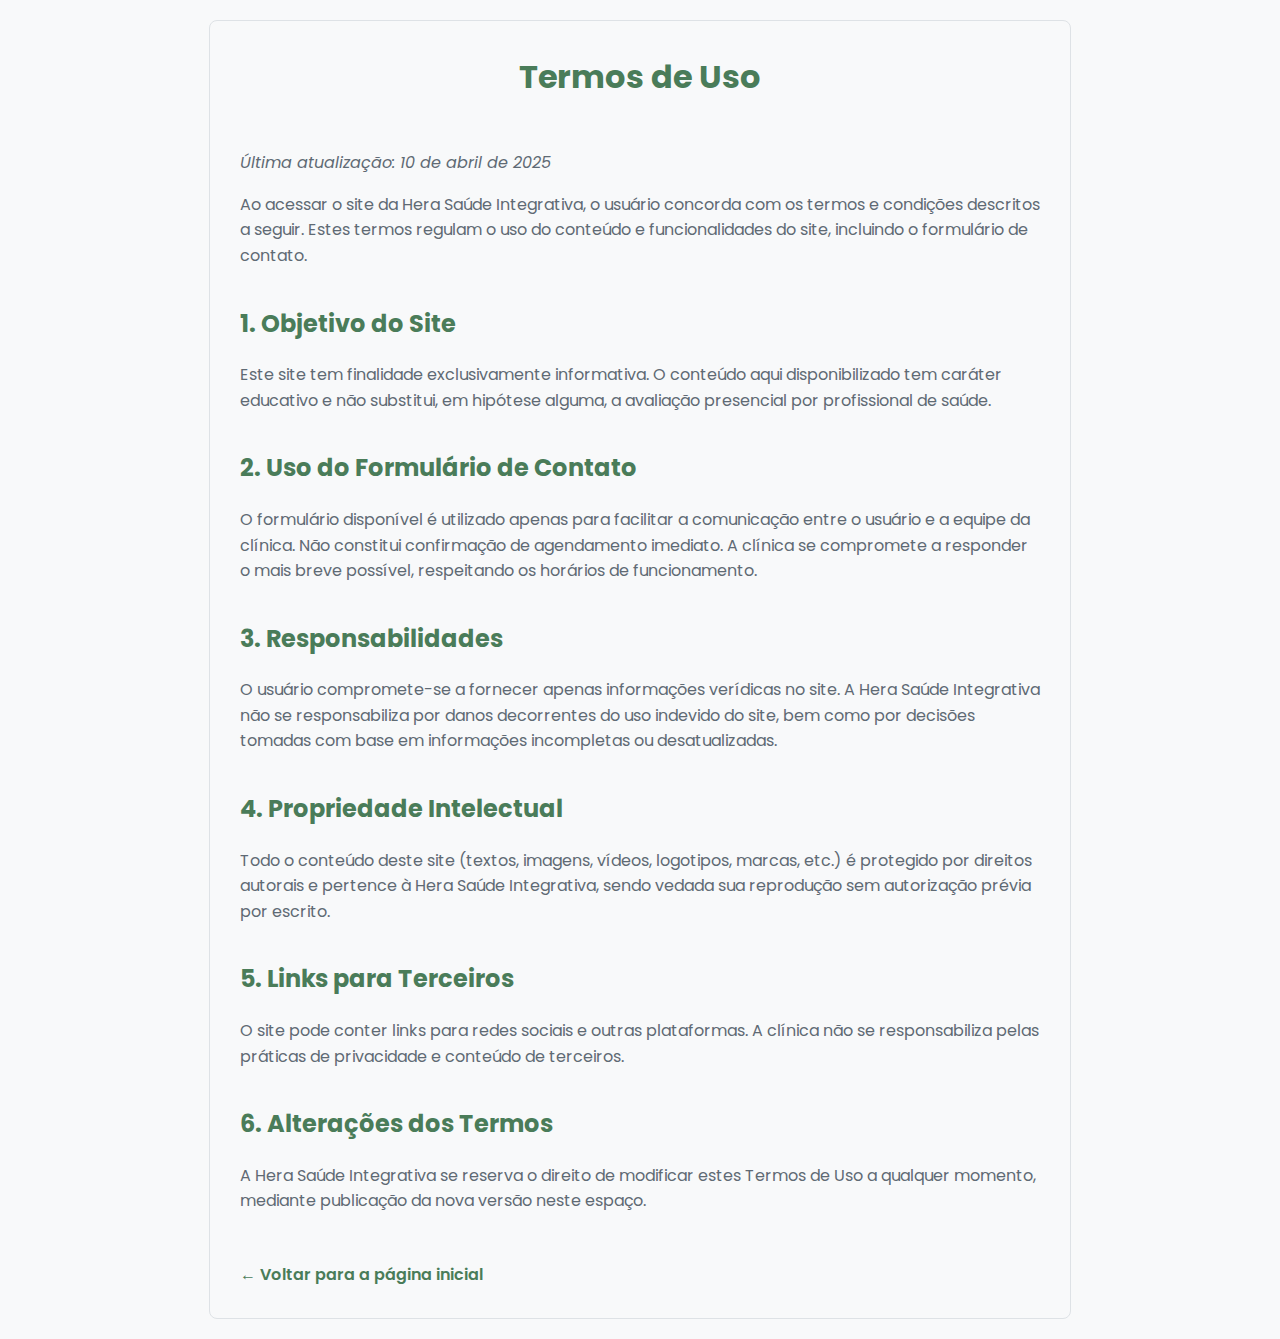
<file: termos-uso.html>
<!DOCTYPE html>
<html lang="pt-BR">
<head>
    <meta charset="UTF-8">
    <meta name="viewport" content="width=device-width, initial-scale=1.0">
    <title>Termos de Uso - Hera Saúde Integrativa</title>
    <style>
        body { font-family: 'Poppins', sans-serif; line-height: 1.6; color: #343A40; padding: 30px; max-width: 800px; margin: 20px auto; background-color: #F8F9FA; border: 1px solid #DEE2E6; border-radius: 8px; }
        h1, h2 { color: #4A7C59; margin-top: 1.5em; margin-bottom: 0.8em; }
        h1 { text-align: center; margin-top: 0; margin-bottom: 1.5em; }
        p, li { color: #5f6a74; margin-bottom: 1em; }
        ul { padding-left: 20px; list-style: disc; margin-left: 20px; }
        a { color: #4A7C59; text-decoration: none; }
        a:hover { text-decoration: underline; }
        .voltar-link { display: inline-block; margin-top: 2em; font-weight: 600; }
    </style>
    <link rel="preconnect" href="https://fonts.googleapis.com">
    <link rel="preconnect" href="https://fonts.gstatic.com" crossorigin>
    <link href="https://fonts.googleapis.com/css2?family=Poppins:wght@300;400;600;700&display=swap" rel="stylesheet">
</head>
<body>
    <h1>Termos de Uso</h1>
    <p><em>Última atualização: 10 de abril de 2025</em></p>

    <p>Ao acessar o site da Hera Saúde Integrativa, o usuário concorda com os termos e condições descritos a seguir. Estes termos regulam o uso do conteúdo e funcionalidades do site, incluindo o formulário de contato.</p>

    <h2>1. Objetivo do Site</h2>
    <p>Este site tem finalidade exclusivamente informativa. O conteúdo aqui disponibilizado tem caráter educativo e não substitui, em hipótese alguma, a avaliação presencial por profissional de saúde.</p>

    <h2>2. Uso do Formulário de Contato</h2>
    <p>O formulário disponível é utilizado apenas para facilitar a comunicação entre o usuário e a equipe da clínica. Não constitui confirmação de agendamento imediato. A clínica se compromete a responder o mais breve possível, respeitando os horários de funcionamento.</p>

    <h2>3. Responsabilidades</h2>
    <p>O usuário compromete-se a fornecer apenas informações verídicas no site. A Hera Saúde Integrativa não se responsabiliza por danos decorrentes do uso indevido do site, bem como por decisões tomadas com base em informações incompletas ou desatualizadas.</p>

    <h2>4. Propriedade Intelectual</h2>
    <p>Todo o conteúdo deste site (textos, imagens, vídeos, logotipos, marcas, etc.) é protegido por direitos autorais e pertence à Hera Saúde Integrativa, sendo vedada sua reprodução sem autorização prévia por escrito.</p>

    <h2>5. Links para Terceiros</h2>
    <p>O site pode conter links para redes sociais e outras plataformas. A clínica não se responsabiliza pelas práticas de privacidade e conteúdo de terceiros.</p>

    <h2>6. Alterações dos Termos</h2>
    <p>A Hera Saúde Integrativa se reserva o direito de modificar estes Termos de Uso a qualquer momento, mediante publicação da nova versão neste espaço.</p>

     <a href="index.html" class="voltar-link">&larr; Voltar para a página inicial</a>
</body>
</html>
</file>
<file: style.css>
/* ============================================= */
/* Reset Básico e Configurações Globais          */
/* ============================================= */
:root {
    --primary-color: #4A7C59; /* Verde Principal */
    --secondary-color: #8ABF95; /* Verde Secundário */
    --accent-color: #DA6255; /* Cor da Logo */
    --light-bg: #F8F9FA; /* Fundo Claro */
    --dark-text: #343A40; /* Texto Escuro */
    --light-text: #FFFFFF; /* Texto Claro */
    --grey-text: #5f6a74; /* Texto Cinza */
    --border-color: #DEE2E6; /* Cor da Borda */
    --error-color: #dc3545; /* Cor para erros */
    --hero-overlay-color: rgba(0, 0, 0, 0.5); /* Sobreposição escura 50% */

    --font-family: 'Poppins', sans-serif;
    --container-width: 1140px;
    --border-radius: 8px;
    --box-shadow: 0 4px 12px rgba(0, 0, 0, 0.06);
    --icon-size-lg: 2.5rem;
    --icon-size-md: 1.5rem;
    --icon-size-sm: 1.1rem;
}

* { margin: 0; padding: 0; box-sizing: border-box; }
html { scroll-behavior: smooth; font-size: 16px; }
body { font-family: var(--font-family); color: var(--dark-text); line-height: 1.7; background-color: var(--light-bg); }

/* Container, Tipografia Base, Ícones, Botões */
.container { max-width: var(--container-width); margin-left: auto; margin-right: auto; padding-left: 15px; padding-right: 15px; }
h1, h2, h3 { color: var(--primary-color); margin-bottom: 1.25rem; line-height: 1.3; font-weight: 600; }
h1 { font-size: 2.8rem; font-weight: 700; }
h2 { font-size: 2.25rem; text-align: center; margin-bottom: 3rem; }
h3 { font-size: 1.3rem; margin-bottom: 0.5rem; transition: color 0.3s ease; }
p { margin-bottom: 1rem; color: var(--grey-text); }
a { color: var(--primary-color); text-decoration: none; transition: color 0.3s ease; }
a:hover { color: var(--secondary-color); }
ul, dl { list-style: none; padding-left: 0; }
img { max-width: 100%; height: auto; display: block; }
dt { font-weight: 600; }
i.fas, i.fab { line-height: 1; transition: color 0.3s ease; }
.button { display: inline-block; padding: 0.9rem 2rem; border: none; border-radius: var(--border-radius); font-weight: 600; font-size: 1rem; cursor: pointer; transition: background-color 0.3s ease, color 0.3s ease, transform 0.2s ease, box-shadow 0.3s ease; text-align: center; }
.button--primary { background-color: var(--primary-color); color: var(--light-text); box-shadow: 0 2px 5px rgba(74, 124, 89, 0.3); }
.button--primary:hover { background-color: var(--secondary-color); color: var(--light-text); transform: translateY(-3px); box-shadow: 0 4px 10px rgba(74, 124, 89, 0.4); }

/* Fundos de Seções */
section { padding: 5rem 0; }
.landing-page__problem { background-color: #FFFFFF; }
.landing-page__benefits { background-color: var(--light-bg); }
.landing-page__services { background-color: #FFFFFF; }
.landing-page__professionals { background-color: var(--light-bg); }
.landing-page__social-proof { background-color: #FFFFFF; }
.landing-page__final-cta { background-color: var(--light-bg); }
.landing-page__faq { background-color: #FFFFFF; }

/* --- Estilos das Seções --- */

/* Barra de Anúncio no Topo */
.promo-bar { background-color: var(--primary-color); color: var(--light-text); padding: 0.6rem 0; font-size: 0.9rem; font-weight: 500; text-align: center; width: 100%; }
.promo-bar__container { padding-left: 15px; padding-right: 15px; }
.promo-bar__text { margin: 0; line-height: 1.4; color: var(--light-text); }
.promo-bar__text a { color: var(--light-text); font-weight: 700; text-decoration: underline; margin-left: 0.5rem; }
.promo-bar__text a:hover { text-decoration: none; }

/* Hero Section */
.landing-page__hero { padding: 8rem 0; text-align: center; position: relative; background-image: url('images/hero-background.jpg'); background-size: cover; background-position: center center; background-repeat: no-repeat; color: var(--light-text); z-index: 1; }
.landing-page__hero::before { content: ''; position: absolute; top: 0; left: 0; width: 100%; height: 100%; background-color: var(--hero-overlay-color); z-index: -1; }
.hero__container { max-width: 800px; position: relative; z-index: 2; }
.landing-page__hero h1 { color: var(--light-text); text-shadow: 1px 1px 3px rgba(0,0,0,0.4); }
.landing-page__hero .hero__subtitle { color: rgba(255, 255, 255, 0.95); font-size: 1.3rem; text-shadow: 1px 1px 2px rgba(0,0,0,0.3); margin-bottom: 2.5rem; }
.landing-page__hero .hero__badges { margin-bottom: 2.5rem; }
.landing-page__hero .badge { background-color: rgba(255, 255, 255, 0.2); color: var(--light-text); border: 1px solid rgba(255, 255, 255, 0.4); font-weight: 500; }
.landing-page__hero .badge i { color: var(--light-text); }
.landing-page__hero .hero__cta { font-size: 1.1rem; }
.hero__cta.button--primary { background-color: var(--accent-color); color: var(--dark-text); box-shadow: 0 2px 5px rgba(218, 98, 85, 0.4); }
.hero__cta.button--primary:hover { background-color: var(--primary-color); color: var(--light-text); transform: translateY(-3px); box-shadow: 0 4px 10px rgba(74, 124, 89, 0.4); }

/* Problem Section */
.problem__container { max-width: 800px; text-align: center; }
.problem__list { display: inline-block; text-align: left; margin-top: 1.5rem; }
.problem__item { display: flex; align-items: center; gap: 0.8rem; margin-bottom: 1rem; color: var(--grey-text); font-size: 1.05rem; }
.problem__icon { color: var(--secondary-color); font-size: var(--icon-size-md); width: 25px; text-align: center; flex-shrink: 0; transition: color 0.3s ease; }
.problem__list .problem__item:nth-child(even) .problem__icon { color: var(--accent-color); }

/* Benefits Section */
.benefits__grid { display: grid; grid-template-columns: repeat(auto-fit, minmax(250px, 1fr)); gap: 2.5rem; margin-top: 2.5rem; }
.benefit-card { background-color: #FFFFFF; padding: 2.5rem; border-radius: var(--border-radius); box-shadow: var(--box-shadow); border: 1px solid var(--border-color); transition: transform 0.3s ease, box-shadow 0.3s ease; text-align: center; }
.benefit-card:hover { transform: translateY(-8px); box-shadow: 0 10px 25px rgba(0, 0, 0, 0.08); }
.benefit-card__icon { font-size: var(--icon-size-lg); color: var(--primary-color); margin-bottom: 1.5rem; display: block; transition: color 0.3s ease; }
.benefit-card__title { /* Herda cor padrão de h3: var(--primary-color) */ }
.benefit-card__description { color: var(--grey-text); font-size: 0.95rem; }
.benefits__grid .benefit-card:nth-child(even) .benefit-card__icon,
.benefits__grid .benefit-card:nth-child(even) .benefit-card__title { color: var(--accent-color); }

/* Services Section */
.services__grid { display: grid; grid-template-columns: repeat(auto-fit, minmax(250px, 1fr)); gap: 2.5rem; margin-top: 2.5rem; }
.service-card { background-color: var(--light-bg); padding: 2.5rem; border-radius: var(--border-radius); box-shadow: var(--box-shadow); border: 1px solid var(--border-color); transition: transform 0.3s ease, box-shadow 0.3s ease; text-align: center; }
.service-card:hover { transform: translateY(-8px); box-shadow: 0 10px 25px rgba(0, 0, 0, 0.08); }
.service-card__icon { font-size: var(--icon-size-lg); color: var(--secondary-color); margin-bottom: 1.5rem; display: block; transition: color 0.3s ease; }
.service-card__title { /* Herda cor padrão de h3: var(--primary-color) */ }
.service-card__description { color: var(--grey-text); font-size: 0.95rem; }
.services__grid .service-card:nth-child(even) .service-card__icon,
.services__grid .service-card:nth-child(even) .service-card__title { color: var(--accent-color); }

/* Professionals Section */
.professionals__grid { display: grid; grid-template-columns: 1fr; gap: 2.5rem; margin-top: 2.5rem; }
.professional-card { border: 1px solid var(--border-color); border-radius: var(--border-radius); padding: 1.5rem; box-shadow: var(--box-shadow); background-color: #FFFFFF; }
.professional-card__inner { display: flex; align-items: flex-start; gap: 1.5rem; }
.professional-card__image-wrapper { flex-shrink: 0; }
.professional-card__img { width: 120px; height: 120px; border-radius: var(--border-radius); object-fit: cover; margin: 0; border: none; box-shadow: none; }
.professional-card__info { flex-grow: 1; text-align: left; overflow-wrap: break-word; }
.professional-card__name { font-size: 1.2rem; margin-bottom: 0.4rem; color: var(--primary-color); transition: color 0.3s ease; }
.professionals__grid .professional-card:nth-child(even) .professional-card__name { color: var(--accent-color); }
.professional-card__title { font-size: 0.95rem; color: var(--grey-text); margin-bottom: 0.6rem; line-height: 1.5; }
.professional-card__extra { font-size: 0.85rem; color: var(--secondary-color); margin-top: 0.5rem; }
.professional-card__extra p { margin-bottom: 0.25rem; color: var(--secondary-color); }

/* Social Proof Section */
.social-proof__testimonials { display: grid; grid-template-columns: repeat(auto-fit, minmax(300px, 1fr)); gap: 2.5rem; margin-top: 2.5rem; }
.testimonial-card { background-color: #FFFFFF; padding: 2rem; border-radius: var(--border-radius); box-shadow: var(--box-shadow); border: 1px solid var(--border-color); display: flex; flex-direction: column; }
.testimonial-card__rating { color: #FFC107; font-size: 1.1rem; margin-bottom: 0.8rem; }
.testimonial-card blockquote { margin-bottom: 1.5rem; font-style: italic; color: var(--grey-text); flex-grow: 1; font-size: 0.95rem; line-height: 1.6; }
.testimonial-card blockquote p { margin-bottom: 0; }
.testimonial-card__author { display: flex; align-items: center; margin-top: auto; padding-top: 1.5rem; border-top: 1px solid var(--border-color); }
.testimonial-card__initials { display: inline-flex; align-items: center; justify-content: center; width: 45px; height: 45px; border-radius: 50%; background-color: var(--secondary-color); color: var(--light-text); text-align: center; font-weight: bold; margin-right: 1rem; flex-shrink: 0; font-size: 1.1rem; transition: background-color 0.3s ease, color 0.3s ease; }
.social-proof__testimonials .testimonial-card:nth-child(even) .testimonial-card__initials { background-color: var(--accent-color); color: var(--dark-text); }
.testimonial-card__author cite { font-weight: 600; font-style: normal; color: var(--primary-color); display: block; line-height: 1.2; }
.testimonial-card__time { font-size: 0.8rem; color: var(--grey-text); margin-left: auto; padding-left: 0.5rem; white-space: nowrap; }

/* Final CTA / Form Section */
/* ... (mantém o restante igual) ... */
.landing-page__final-cta { padding: 5rem 0; }
.final-cta__container { display: grid; grid-template-columns: 1fr; gap: 3rem; align-items: flex-start; }
.final-cta__intro-text p { color: var(--grey-text); font-size: 1rem; }
.final-cta-item { display: flex; align-items: flex-start; gap: 0.8rem; margin-bottom: 1rem; font-size: 1.05rem; color: var(--grey-text); }
.final-cta-item__icon { color: var(--secondary-color); font-size: var(--icon-size-sm); margin-top: 0.2em; width: 20px; text-align: center; flex-shrink: 0; }
.final-cta__form { background-color: #FFFFFF; padding: 2.5rem; border-radius: var(--border-radius); box-shadow: 0 5px 20px rgba(0,0,0,0.1); color: var(--dark-text); }
.form-group { margin-bottom: 1.5rem; position: relative; }
.form-group label { display: block; margin-bottom: 0.6rem; font-weight: 600; color: var(--dark-text); font-size: 0.95rem; }
.form-group input[type="text"], .form-group input[type="tel"], .form-group textarea, .form-group select { width: 100%; padding: 0.9rem 1.1rem; border: 1px solid var(--border-color); border-radius: var(--border-radius); font-family: var(--font-family); font-size: 1rem; color: var(--dark-text); transition: border-color 0.3s ease, box-shadow 0.3s ease; background-color: #fff; -webkit-appearance: none; -moz-appearance: none; appearance: none; }
.form-group select { background-image: url('data:image/svg+xml;charset=US-ASCII,%3Csvg%20xmlns%3D%22http%3A%2F%2Fwww.w3.org%2F2000%2Fsvg%22%20width%3D%22292.4%22%20height%3D%22292.4%22%3E%3Cpath%20fill%3D%22%234A7C59%22%20d%3D%22M287%2069.4a17.6%2017.6%200%200%200-13-5.4H18.4c-5%200-9.3%201.8-12.9%205.4A17.6%2017.6%200%200%200%200%2082.2c0%205%201.8%209.3%205.4%2012.9l128%20127.9c3.6%203.6%207.8%205.4%2012.8%205.4s9.2-1.8%2012.8-5.4L287%2095c3.5-3.5%205.4-7.8%205.4-12.8%200-5-1.9-9.2-5.5-12.8z%22%2F%3E%3C%2Fsvg%3E'); background-repeat: no-repeat; background-position: right 1.1rem center; background-size: .65em auto; padding-right: 3rem; }
.form-group select:required:invalid { color: var(--grey-text); }
option[value=""][disabled] { display: none; }
option { color: var(--dark-text); }
.form-group input[type="text"]:focus, .form-group input[type="tel"]:focus, .form-group textarea:focus, .form-group select:focus { outline: none; border-color: var(--primary-color); box-shadow: 0 0 0 3px rgba(74, 124, 89, 0.25); }
.form-group textarea { resize: vertical; min-height: 80px; }
.form-error-message { display: none; color: var(--error-color); font-size: 0.85rem; margin-top: 0.4rem; }
.form-group input.input-error, .form-group textarea.input-error, .form-group select.input-error { border-color: var(--error-color); }
.form-group input.input-error:focus, .form-group textarea.input-error:focus, .form-group select.input-error:focus { border-color: var(--error-color); box-shadow: 0 0 0 3px rgba(220, 53, 69, 0.25); }
.form-disclaimer { font-size: 0.85rem; text-align: center; margin-bottom: 1.5rem; color: var(--grey-text); }
.final-cta__form .button--primary { width: 100%; padding: 1rem; font-size: 1.1rem; background-color: var(--accent-color); color: var(--dark-text); box-shadow: 0 2px 5px rgba(218, 98, 85, 0.4); }
.final-cta__form .button--primary:hover { background-color: #C35448; color: var(--dark-text); box-shadow: 0 4px 10px rgba(195, 84, 72, 0.5); }

/* FAQ Section */
.faq__container { max-width: 800px; }
.faq__list { margin-top: 2rem; }
.faq__item { border-bottom: 1px solid var(--border-color); padding: 1.5rem 0; }
.faq__item:last-child { border-bottom: none; }
.faq__question { color: var(--primary-color); font-size: 1.1rem; margin-bottom: 0; cursor: pointer; position: relative; padding-right: 30px; font-weight: 600; transition: margin-bottom 0.3s ease; }
.faq__question::after { content: '+'; position: absolute; right: 5px; top: 0; font-size: 1.6rem; color: var(--secondary-color); font-weight: bold; transition: transform 0.2s ease; }
.faq__answer { color: var(--grey-text); padding-top: 1rem; display: none; }
.faq__item.active .faq__question { margin-bottom: 0.8rem; }
.faq__item.active .faq__question::after { transform: rotate(45deg); }
.faq__item.active .faq__answer { display: block; }

/* Footer */
.landing-page__footer { background-color: var(--light-bg); color: var(--grey-text); padding: 4rem 0 2rem 0; font-size: 0.9rem; border-top: 1px solid var(--border-color); }
.footer__container {
    display: flex;
    flex-wrap: wrap;
    /* --- MUDANÇA ALINHAMENTO FOOTER --- */
    justify-content: space-evenly; /* Distribui espaço igualmente */
    align-items: center;         /* Alinha verticalmente ao centro */
    gap: 2rem;
}
.footer__branding, .footer__company-info, .footer__links {
    flex: 1 1 220px; /* Aumentei um pouco a base para dar mais espaço */
    margin-bottom: 1.5rem;
     /* text-align será definido abaixo ou herdado */
}
.footer__branding { display: flex; flex-direction: column; align-items: center; } /* Mantém centralizado DENTRO da coluna */
.footer__logo img { max-width: 150px; height: auto; margin-bottom: 1rem; }
.footer__social { display: flex; gap: 1.2rem; align-items: center; }
.footer__social a { color: var(--grey-text); font-size: 1.5rem; transition: color 0.3s ease; display: inline-flex; align-items: center; }
.footer__social a:hover { color: var(--primary-color); }
.footer__company-info { text-align: center; } /* Mantém info centralizada */
.footer__company-info p { margin-bottom: 0.5rem; line-height: 1.5; }
.footer__company-info p strong { color: var(--dark-text); }
.footer__links { text-align: center; } /* Mantém links centralizados */
.footer__links a { color: var(--grey-text); margin: 0 0.75rem; transition: color 0.3s ease; font-size: 0.85rem; }
.footer__links a:hover { color: var(--primary-color); }

/* Botão Flutuante WhatsApp */
.whatsapp-float { position: fixed; width: 55px; height: 55px; bottom: 25px; right: 25px; background-color: #25D366; color: #FFF; border-radius: 50%; display: flex; justify-content: center; align-items: center; font-size: 2rem; box-shadow: 2px 2px 10px rgba(0, 0, 0, 0.2); z-index: 100; transition: transform 0.3s ease, opacity 0.3s ease, visibility 0.3s ease; text-decoration: none; opacity: 1; visibility: visible; }
.whatsapp-float:hover { transform: scale(1.1); }

/* Botão Voltar ao Topo */
.back-to-top { position: fixed; width: 40px; height: 40px; bottom: 90px; right: 32.5px; background-color: var(--primary-color); color: var(--light-text); border-radius: 50%; display: none; justify-content: center; align-items: center; font-size: 1.2rem; box-shadow: 1px 1px 6px rgba(0, 0, 0, 0.15); z-index: 99; transition: opacity 0.3s ease, visibility 0.3s ease, transform 0.3s ease; text-decoration: none; opacity: 0; visibility: hidden; }
.back-to-top.active { display: flex; opacity: 1; visibility: visible; }
.back-to-top:hover { background-color: var(--secondary-color); transform: scale(1.1); }

/* Estilos para o Banner de Cookies */
/* ... (mantém o restante igual) ... */
.cookie-banner { position: fixed; bottom: 0; left: 0; width: 100%; background-color: var(--dark-text); color: var(--light-text); padding: 1rem 1.5rem; z-index: 1000; align-items: center; gap: 1rem; font-size: 0.9rem; display: none; flex-wrap: wrap; justify-content: space-between; }
.cookie-banner__text { margin: 0; flex-grow: 1; line-height: 1.5; }
.cookie-banner__text a { color: var(--secondary-color); text-decoration: underline; }
.cookie-banner__text a:hover { color: var(--light-text); }
.cookie-banner__actions { display: flex; gap: 0.8rem; flex-shrink: 0; }
.button--primary-cookie { background-color: var(--primary-color); color: var(--light-text); padding: 0.6rem 1.2rem; border: none; border-radius: var(--border-radius); cursor: pointer; font-weight: 600; font-size: 0.9rem; }
.button--primary-cookie:hover { background-color: var(--secondary-color); }
.button--secondary-cookie { background-color: transparent; color: var(--light-text); padding: 0.6rem 1.2rem; border: 1px solid var(--light-text); border-radius: var(--border-radius); cursor: pointer; font-weight: 600; font-size: 0.9rem; }
.button--secondary-cookie:hover { background-color: rgba(255, 255, 255, 0.1); }


/* Estilos para o Modal de Preferências */
/* ... (mantém o restante igual) ... */
.cookie-prefs-modal { display: none; position: fixed; z-index: 1050; left: 0; top: 0; width: 100%; height: 100%; overflow: auto; }
.cookie-prefs-modal__overlay { position: fixed; left: 0; top: 0; width: 100%; height: 100%; background-color: rgba(0, 0, 0, 0.6); }
.cookie-prefs-modal__content { position: relative; background-color: #FFFFFF; color: var(--dark-text); margin: 10vh auto; padding: 2.5rem; border-radius: var(--border-radius); max-width: 600px; width: 90%; box-shadow: 0 5px 25px rgba(0,0,0,0.2); z-index: 1051; }
.cookie-prefs-modal__close-btn { position: absolute; top: 1rem; right: 1.5rem; color: var(--grey-text); font-size: 2rem; font-weight: bold; line-height: 1; border: none; background: none; cursor: pointer; }
.cookie-prefs-modal__close-btn:hover { color: var(--dark-text); }
.cookie-prefs-modal h2 { margin-top: 0; margin-bottom: 1rem; text-align: left; }
.cookie-prefs-modal p { font-size: 0.95rem; color: var(--grey-text); margin-bottom: 1.5rem; }
.cookie-prefs-category { border-top: 1px solid var(--border-color); padding: 1.5rem 0; display: grid; grid-template-columns: auto 1fr; gap: 1rem; align-items: center; }
.cookie-prefs-category:last-of-type { border-bottom: 1px solid var(--border-color); margin-bottom: 1.5rem; }
.cookie-prefs-category h4 { grid-column: 1 / -1; margin-bottom: 0.5rem; font-size: 1.1rem; color: var(--primary-color); }
.cookie-prefs-category p { margin-bottom: 0; font-size: 0.85rem; grid-column: 2 / 3; padding-left: 0.5rem; }
.cookie-prefs-toggle { position: relative; display: inline-block; width: 50px; height: 26px; grid-column: 1 / 2; justify-self: center; }
.cookie-prefs-toggle input { opacity: 0; width: 0; height: 0; }
.cookie-prefs-toggle__slider { position: absolute; cursor: pointer; top: 0; left: 0; right: 0; bottom: 0; background-color: #ccc; transition: .4s; border-radius: 26px; }
.cookie-prefs-toggle__slider:before { position: absolute; content: ""; height: 20px; width: 20px; left: 3px; bottom: 3px; background-color: white; transition: .4s; border-radius: 50%; }
.cookie-prefs-toggle input:checked + .cookie-prefs-toggle__slider { background-color: var(--primary-color); }
.cookie-prefs-toggle input:disabled + .cookie-prefs-toggle__slider { background-color: #ddd; cursor: not-allowed; }
.cookie-prefs-toggle input:disabled:checked + .cookie-prefs-toggle__slider { background-color: var(--secondary-color); }
.cookie-prefs-toggle input:focus + .cookie-prefs-toggle__slider { box-shadow: 0 0 1px var(--primary-color); }
.cookie-prefs-toggle input:checked + .cookie-prefs-toggle__slider:before { transform: translateX(24px); }
.cookie-prefs-actions { margin-top: 2rem; text-align: right; }
.cookie-prefs-actions .button { margin-left: 0.5rem; }

/* ============================================= */
/* Media Queries (Ajustes finais)               */
/* ============================================= */
@media (max-width: 768px) { /* Ajustes mobile banner/modal */
     /* ... (h1, h2, cookie banner styles igual antes) ... */
    .cookie-banner { flex-direction: column; align-items: stretch; text-align: center; }
    .cookie-banner__actions { justify-content: center; margin-top: 0.5rem; }
    .cookie-prefs-modal__content { width: 95%; margin: 5vh auto; padding: 1.5rem; }
    .cookie-prefs-modal__close-btn { top: 0.5rem; right: 1rem; }
    .cookie-prefs-category { grid-template-columns: 1fr; text-align: center; }
    .cookie-prefs-category h4 { margin-bottom: 0.8rem;}
    .cookie-prefs-toggle { justify-self: center; margin-bottom: 0.5rem;}
    .cookie-prefs-category p { grid-column: 1 / -1; padding-left: 0; }
    .cookie-prefs-actions { text-align: center; }
    .cookie-prefs-actions .button { width: 100%; margin-top: 0.5rem; margin-left: 0;}
}

@media (min-width: 768px) { /* A partir de Tablet */
    h1 { font-size: 3.2rem; }
    h2 { font-size: 2.5rem; }
    .final-cta__container { grid-template-columns: 1fr 1fr; gap: 4rem; align-items: flex-start; }
    .landing-page__final-cta h2 { text-align: left; }
    .footer__container { /* justify-content e align-items definidos na base agora */ }
    .footer__branding, .footer__company-info { flex: 1; text-align: left; margin-bottom: 0; } /* Mantém texto à esquerda */
    .footer__company-info { /* text-align: right; Removido, usa o da base */ }
    .footer__links { flex-basis: 100%; text-align: center; margin-top: 2rem; padding-top: 1.5rem; border-top: 1px solid var(--border-color); }
    .professionals__grid { grid-template-columns: repeat(2, 1fr); }
}
@media (min-width: 992px) { /* A partir de Desktop */
     h1 { font-size: 3.8rem; }
     h2 { font-size: 2.75rem; }
     .footer__container { /* justify-content e align-items definidos na base agora */ }
     .footer__branding, .footer__company-info, .footer__links { flex: 1; }
     .footer__company-info { text-align: center; } /* Info centraliza no desktop */
     .footer__links { flex-basis: auto; text-align: center; margin-top: 0; padding-top: 0; border-top: none; } /* Links centralizam no desktop */
     .professionals__grid { grid-template-columns: repeat(2, 1fr); }
}
@media (min-width: 1200px) { /* Ajustes finos opcionais */ }
</file>
